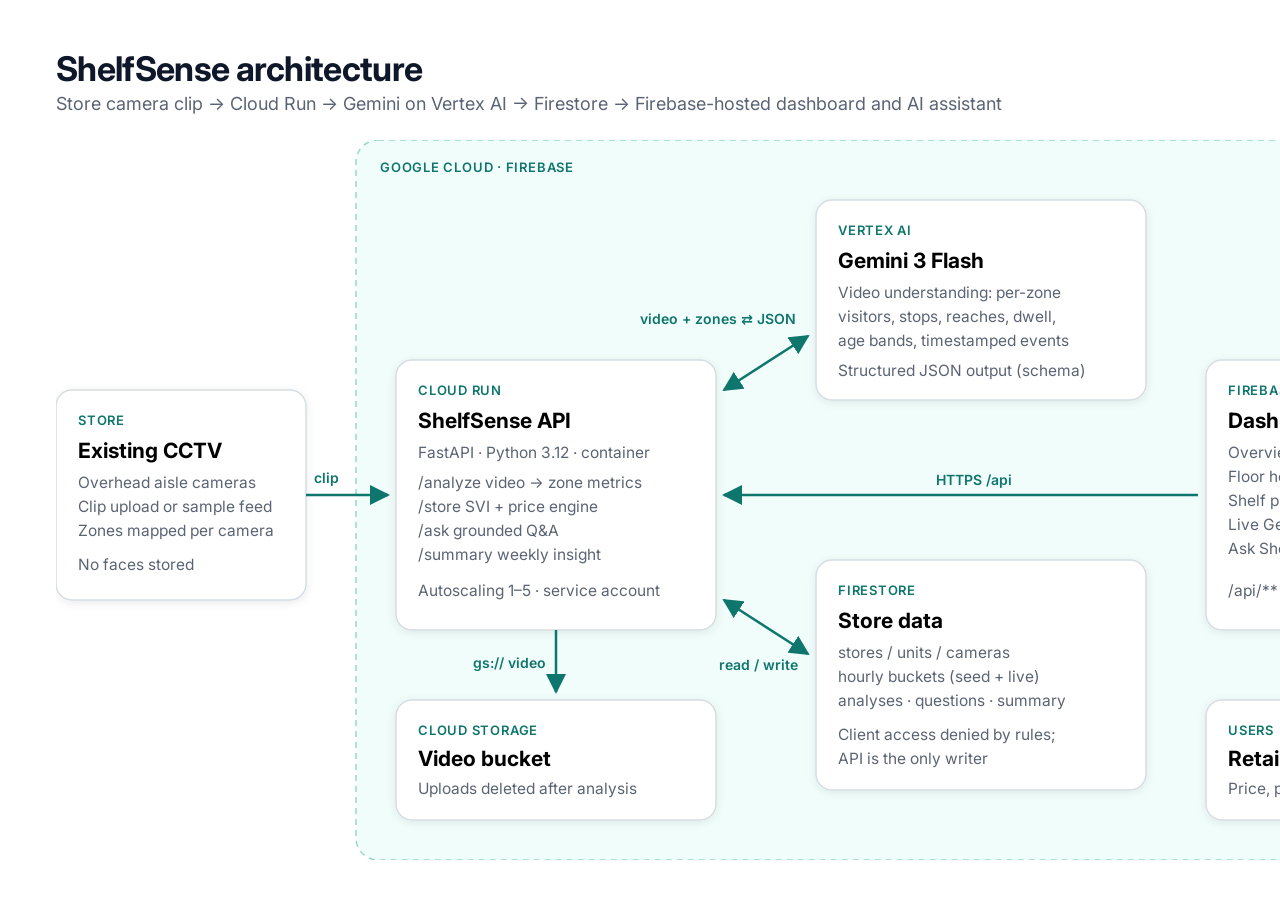
<file: docs/architecture.html>
<!doctype html>
<html lang="en"><head><meta charset="utf-8"><title>ShelfSense architecture</title>
<link href="https://fonts.googleapis.com/css2?family=Inter:wght@400;500;600;700&display=swap" rel="stylesheet">
<style>
  body { margin: 0; background: #fff; font-family: Inter, system-ui, sans-serif; color: #0f172a; }
  .wrap { width: 1600px; height: 900px; box-sizing: border-box; padding: 48px 56px; }
  h1 { margin: 0 0 4px; font-size: 34px; letter-spacing: -.02em; }
  p.sub { margin: 0 0 26px; color: #5b6474; font-size: 18px; }
  svg text { font-family: Inter, system-ui, sans-serif; }
</style></head>
<body><div class="wrap">
<h1>ShelfSense architecture</h1>
<p class="sub">Store camera clip → Cloud Run → Gemini on Vertex AI → Firestore → Firebase-hosted dashboard and AI assistant</p>
<svg width="1488" height="720" viewBox="0 0 1488 720">
  <defs>
    <marker id="a" viewBox="0 0 10 10" refX="9" refY="5" markerWidth="8" markerHeight="8" orient="auto"><path d="M0 0L10 5L0 10z" fill="#0f766e"/></marker>
    <marker id="b" viewBox="0 0 10 10" refX="1" refY="5" markerWidth="8" markerHeight="8" orient="auto"><path d="M10 0L0 5L10 10z" fill="#0f766e"/></marker>
    <filter id="s" x="-10%" y="-10%" width="120%" height="130%"><feDropShadow dx="0" dy="2" stdDeviation="4" flood-opacity=".08"/></filter>
  </defs>
  <style>
    .box { fill: #fff; stroke: #d6dde4; stroke-width: 1.5; filter: url(#s); }
    .gcp { fill: #f0fdfa; stroke: #99d8cc; stroke-width: 1.5; stroke-dasharray: 6 5; }
    .t { font-size: 21px; font-weight: 700; }
    .d { font-size: 15.5px; fill: #5b6474; }
    .tag { font-size: 13px; font-weight: 600; fill: #0f766e; letter-spacing: .06em; }
    .ln { stroke: #0f766e; stroke-width: 2.5; fill: none; marker-end: url(#a); }
    .ln2 { stroke: #0f766e; stroke-width: 2.5; fill: none; marker-end: url(#a); marker-start: url(#b); }
    .lbl { font-size: 14px; fill: #0f766e; font-weight: 600; }
  </style>

  <!-- Store edge -->
  <rect class="box" x="0" y="250" width="250" height="210" rx="16"/>
  <text class="tag" x="22" y="285">STORE</text>
  <text class="t" x="22" y="318">Existing CCTV</text>
  <text class="d" x="22" y="348">Overhead aisle cameras</text>
  <text class="d" x="22" y="372">Clip upload or sample feed</text>
  <text class="d" x="22" y="396">Zones mapped per camera</text>
  <text class="d" x="22" y="430">No faces stored</text>

  <!-- GCP boundary -->
  <rect class="gcp" x="300" y="0" width="1188" height="720" rx="22"/>
  <text class="tag" x="324" y="32">GOOGLE CLOUD · FIREBASE</text>

  <!-- Cloud Run -->
  <rect class="box" x="340" y="220" width="320" height="270" rx="16"/>
  <text class="tag" x="362" y="255">CLOUD RUN</text>
  <text class="t" x="362" y="288">ShelfSense API</text>
  <text class="d" x="362" y="318">FastAPI · Python 3.12 · container</text>
  <text class="d" x="362" y="348">/analyze  video → zone metrics</text>
  <text class="d" x="362" y="372">/store  SVI + price engine</text>
  <text class="d" x="362" y="396">/ask  grounded Q&amp;A</text>
  <text class="d" x="362" y="420">/summary  weekly insight</text>
  <text class="d" x="362" y="456">Autoscaling 1–5 · service account</text>

  <!-- Cloud Storage -->
  <rect class="box" x="340" y="560" width="320" height="120" rx="16"/>
  <text class="tag" x="362" y="595">CLOUD STORAGE</text>
  <text class="t" x="362" y="626">Video bucket</text>
  <text class="d" x="362" y="654">Uploads deleted after analysis</text>

  <!-- Gemini -->
  <rect class="box" x="760" y="60" width="330" height="200" rx="16"/>
  <text class="tag" x="782" y="95">VERTEX AI</text>
  <text class="t" x="782" y="128">Gemini 3 Flash</text>
  <text class="d" x="782" y="158">Video understanding: per-zone</text>
  <text class="d" x="782" y="182">visitors, stops, reaches, dwell,</text>
  <text class="d" x="782" y="206">age bands, timestamped events</text>
  <text class="d" x="782" y="236">Structured JSON output (schema)</text>

  <!-- Firestore -->
  <rect class="box" x="760" y="420" width="330" height="230" rx="16"/>
  <text class="tag" x="782" y="455">FIRESTORE</text>
  <text class="t" x="782" y="488">Store data</text>
  <text class="d" x="782" y="518">stores / units / cameras</text>
  <text class="d" x="782" y="542">hourly buckets (seed + live)</text>
  <text class="d" x="782" y="566">analyses · questions · summary</text>
  <text class="d" x="782" y="600">Client access denied by rules;</text>
  <text class="d" x="782" y="624">API is the only writer</text>

  <!-- Hosting -->
  <rect class="box" x="1150" y="220" width="300" height="270" rx="16"/>
  <text class="tag" x="1172" y="255">FIREBASE HOSTING</text>
  <text class="t" x="1172" y="288">Dashboard</text>
  <text class="d" x="1172" y="318">Overview · KPIs · AI summary</text>
  <text class="d" x="1172" y="342">Floor heatmap · unit detail</text>
  <text class="d" x="1172" y="366">Shelf pricing · CSV export</text>
  <text class="d" x="1172" y="390">Live Gemini analysis</text>
  <text class="d" x="1172" y="414">Ask ShelfSense chat</text>
  <text class="d" x="1172" y="456">/api/** rewrite → Cloud Run</text>

  <!-- Users -->
  <rect class="box" x="1150" y="560" width="300" height="120" rx="16"/>
  <text class="tag" x="1172" y="595">USERS</text>
  <text class="t" x="1172" y="626">Retailers &amp; brands</text>
  <text class="d" x="1172" y="654">Price, plan, prove placement</text>

  <!-- arrows -->
  <path class="ln" d="M250 355 H332"/>
  <text class="lbl" x="258" y="343">clip</text>
  <path class="ln" d="M500 490 V552"/>
  <text class="lbl" x="490" y="528" text-anchor="end">gs:// video</text>
  <path class="ln2" d="M668 250 L752 196"/>
  <text class="lbl" x="740" y="184" text-anchor="end">video + zones ⇄ JSON</text>
  <path class="ln2" d="M668 460 L752 514"/>
  <text class="lbl" x="742" y="530" text-anchor="end">read / write</text>
  <path class="ln" d="M1142 355 H668" />
  <text class="lbl" x="880" y="345">HTTPS /api</text>
  <path class="ln" d="M1300 560 V498"/>
</svg>
</div></body></html>
</file>
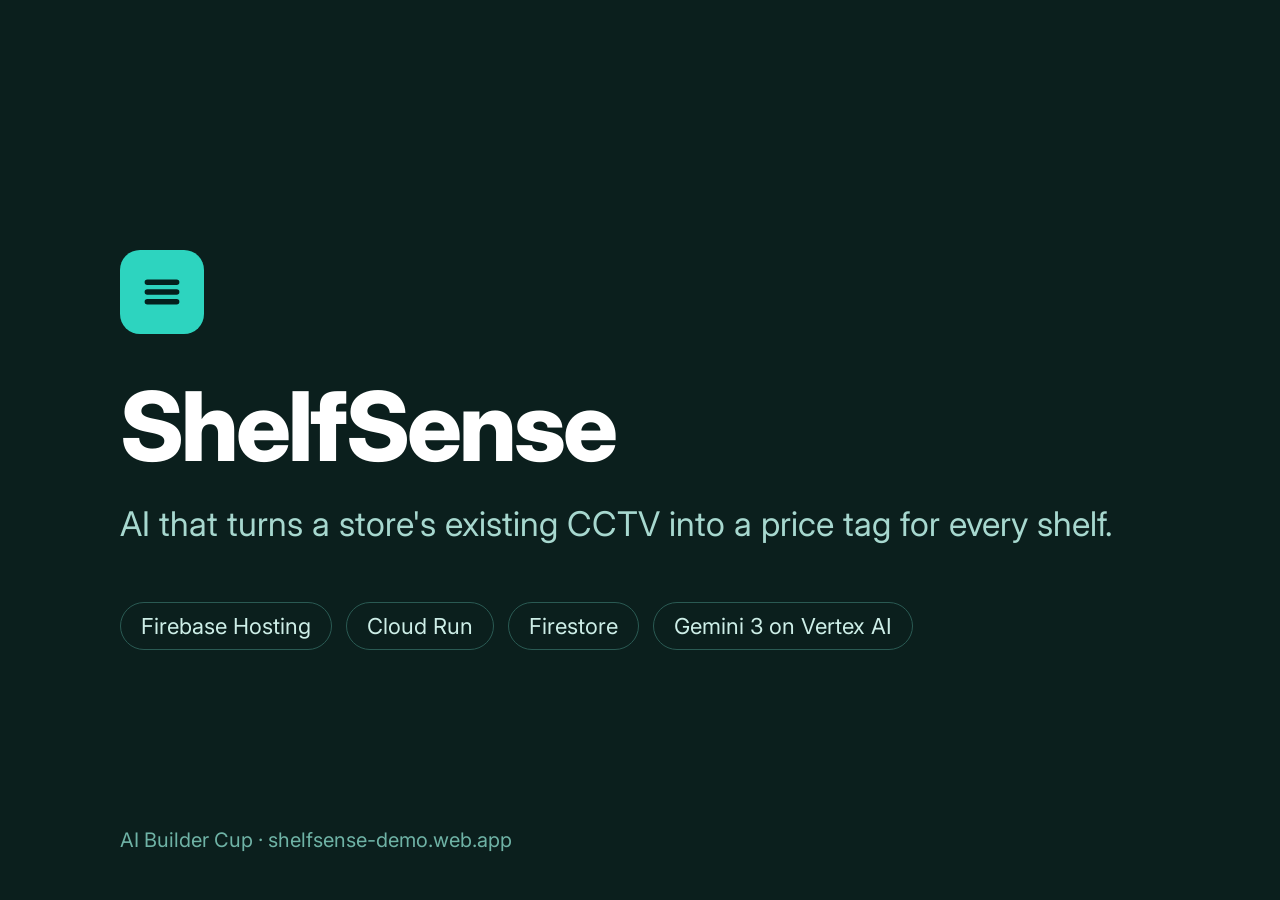
<file: video/title.html>
<!doctype html><html><head><meta charset="utf-8">
<link href="https://fonts.googleapis.com/css2?family=Inter:wght@400;500;600;700;800&display=swap" rel="stylesheet">
<style>
html,body{margin:0;height:100%;background:#0b1f1d;color:#e6f4f1;font-family:Inter,system-ui,sans-serif}
.c{height:100%;display:flex;flex-direction:column;justify-content:center;padding:0 120px;box-sizing:border-box}
.logo{width:84px;height:84px;border-radius:20px;background:#2dd4bf;display:flex;align-items:center;justify-content:center;margin-bottom:34px}
.logo svg{width:52px;height:52px}
h1{font-size:96px;margin:0;letter-spacing:-.03em;font-weight:800;color:#fff}
p{font-size:34px;margin:18px 0 0;color:#a7d8cf;max-width:1000px;line-height:1.3}
.tech{display:flex;gap:14px;margin-top:56px;flex-wrap:wrap}
.tech span{border:1px solid #2a5a53;border-radius:999px;padding:10px 20px;font-size:22px;color:#cdeee7}
.foot{position:absolute;bottom:48px;left:120px;font-size:20px;color:#6fb3a6}
</style></head><body><div class="c">
<div class="logo"><svg viewBox="0 0 32 32"><path d="M7 22h18M7 16h18M7 10h18" stroke="#04201d" stroke-width="3.4" stroke-linecap="round"/></svg></div>
<h1>ShelfSense</h1>
<p id="tag">AI that turns a store's existing CCTV into a price tag for every shelf.</p>
<div class="tech"><span>Firebase Hosting</span><span>Cloud Run</span><span>Firestore</span><span>Gemini 3 on Vertex AI</span></div>
<div class="foot">AI Builder Cup · shelfsense-demo.web.app</div>
</div></body></html>
</file>
